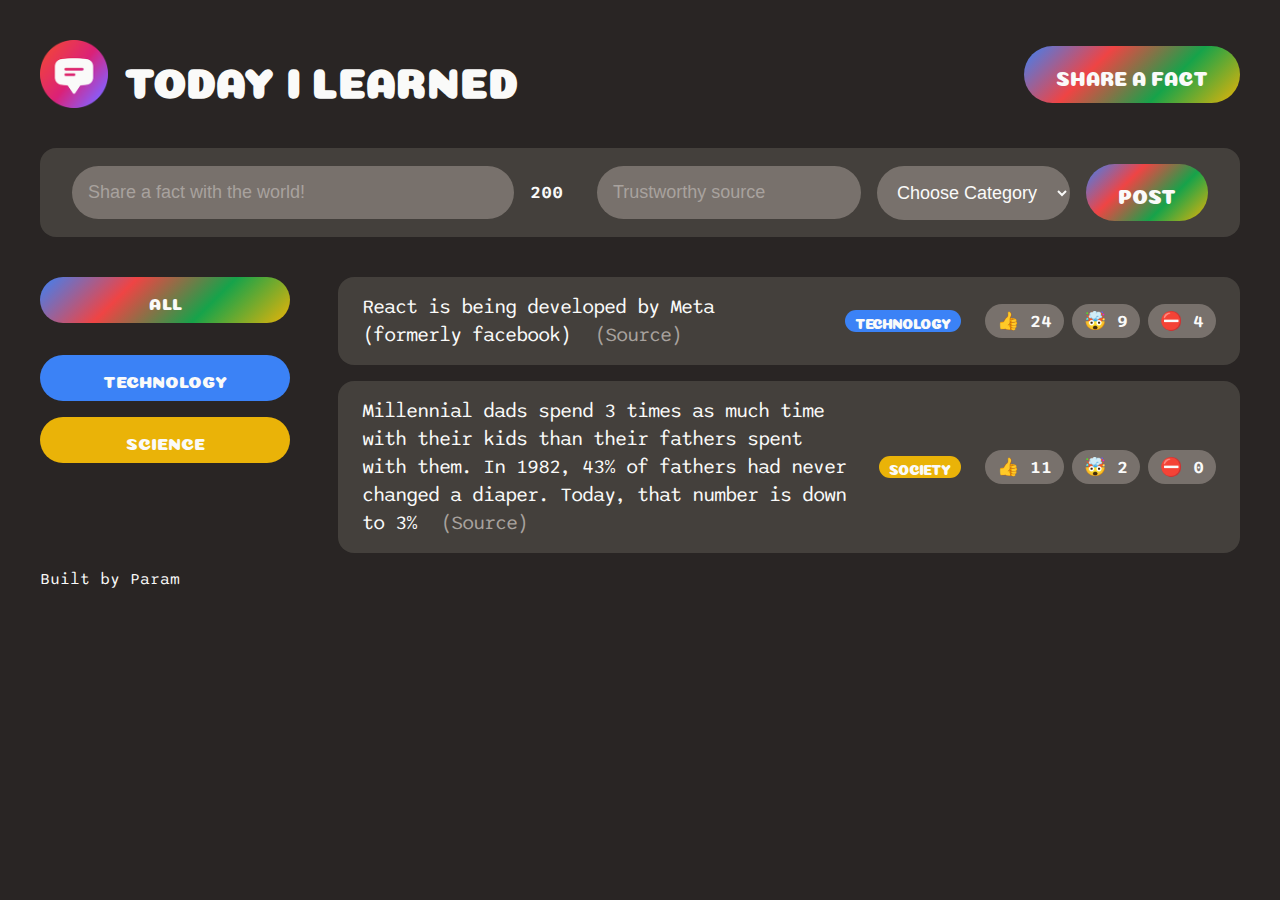
<file: index.html>
<!DOCTYPE html>
<html lang="en">

<head>
    <meta charset="UTF-8">
    <meta http-equiv="X-UA-Compatible" content="IE=edge">
    <meta name="viewport" content="width=device-width, initial-scale=1.0">
    <link rel="preconnect" href="https://fonts.googleapis.com">
    <link rel="preconnect" href="https://fonts.gstatic.com" crossorigin>
    <link href="https://fonts.googleapis.com/css2?family=Coiny&family=Sono:wght@400;600;700&display=swap"
        rel="stylesheet">
    <link rel="stylesheet" href="style.css" />
    <title>Today I Learned!</title>
</head>

<body>
    <div class="container">

        <header class="header">
            <div class="logo">

                <img src="logo.png" alt="TIL Logo" height="68" width="68">
                <h1>Today I Learned</h1>
            </div>
            <button class="btn btn-large">Share a fact</button>
        </header>

        <form class="fact-form">
            <input type="text" placeholder="Share a fact with the world!" />
            <span>200</span>
            <input type="text" placeholder="Trustworthy source" />
            <select>
                <option value="">Choose Category</option>
                <option value="technology">Technology</option>
                <option value="science">Science</option>
                <option value="finance">Finance</option>
            </select>
            <button class="btn btn-large">Post</button>
        </form>

        <main class="main">
            <aside>
                <ul>
                    <li class="category">
                        <button class="btn btn-all-categories">All</button>
                    </li>
                    <li class="category">
                        <button class="btn btn-category" style="background-color:#3b82f6">Technology</button>
                    </li>
                    <li class="category">
                        <button class="btn btn-category" style="background-color:#eab308">Science</button>
                    </li>
                </ul>
            </aside>


            <section>
                <ul>
                    <li class="fact">
                        <p>
                            React is being developed by Meta (formerly facebook)
                            <a class="source" href="https://opensource.fb.com/" target="_blank">(Source)</a>
                        </p>
                        <span class="tag" style="background-color:#3b82f6">technology</span>
                        <div class="vote-buttons">
                            <button>👍 24 </button>
                            <button>🤯 9 </button>
                            <button>⛔ 4 </button>
                        </div>
                    </li>
                    <li class="fact">
                        <p>
                            Millennial dads spend 3 times as much time with their kids than their fathers spent with
                            them.
                            In
                            1982,
                            43% of fathers had never changed a diaper. Today, that number is down to 3%
                            <a class="source"
                                href="https://www.mother.ly/parenting/millennial-dads-spend-more-time-with-their-kids"
                                target="_blank">(Source)</a>
                        </p>
                        <span class="tag" style="background-color:#eab308">society</span>
                        <div class="vote-buttons">
                            <button>👍 11 </button>
                            <button>🤯 2 </button>
                            <button>⛔ 0 </button>
                        </div>
                    </li>
                </ul>
            </section>
        </main>

        <p>Built by Param</p>
    </div>

</body>

</html>
</file>
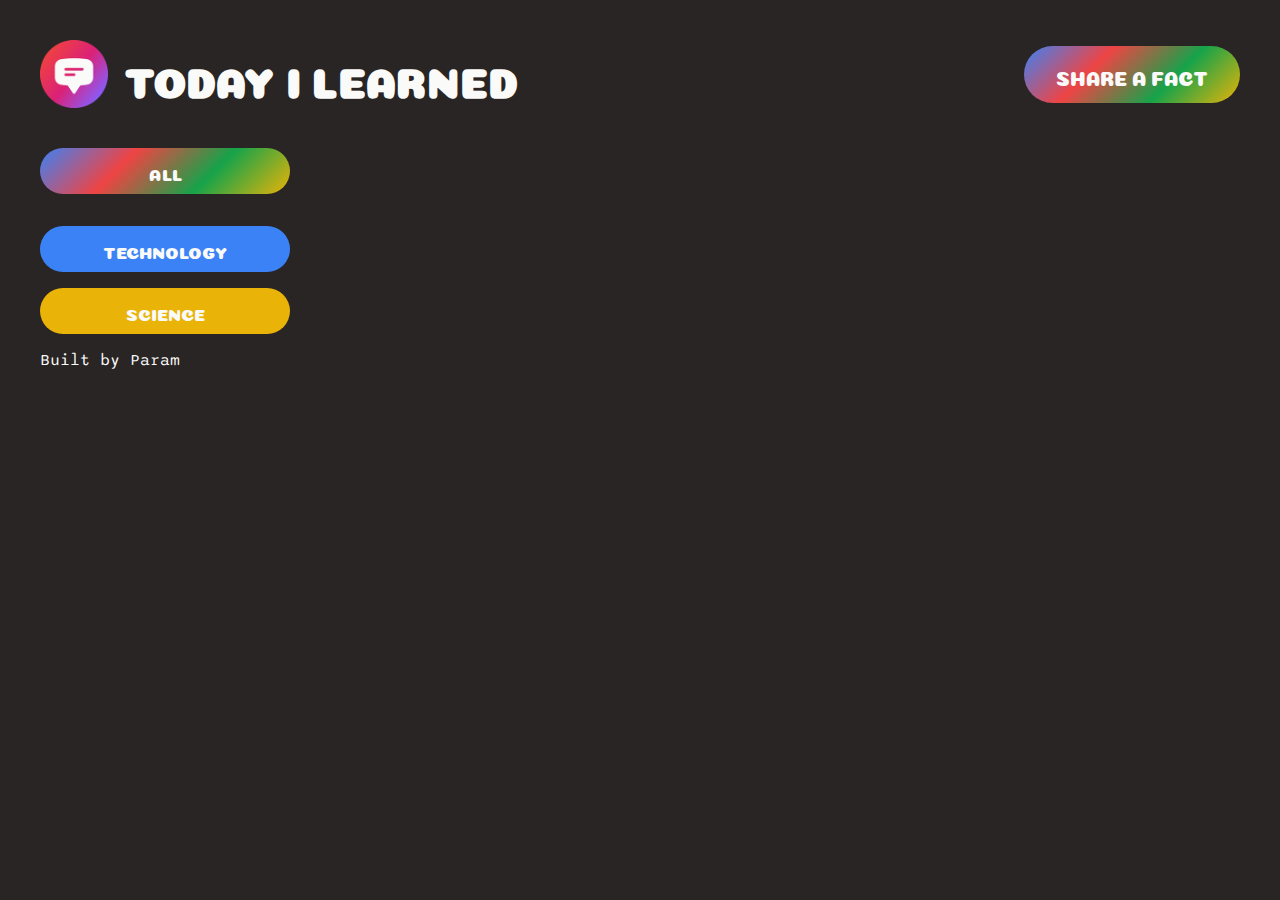
<file: V1/index.html>
<!DOCTYPE html>
<html lang="en">

<head>
    <meta charset="UTF-8">
    <meta http-equiv="X-UA-Compatible" content="IE=edge">
    <meta name="viewport" content="width=device-width, initial-scale=1.0">
    <link rel="preconnect" href="https://fonts.googleapis.com">
    <link rel="preconnect" href="https://fonts.gstatic.com" crossorigin>
    <link href="https://fonts.googleapis.com/css2?family=Coiny&family=Sono:wght@400;600;700&display=swap"
        rel="stylesheet">
    <link rel="stylesheet" href="style.css" />
    <title>Today I Learned!</title>
</head>

<body>
    <div class="container">

        <header class="header">
            <div class="logo">

                <img src="logo.png" alt="TIL Logo" height="68" width="68">
                <h1>Today I Learned</h1>
            </div>
            <button class="btn btn-large  btn-open">Share a fact</button>
        </header>

        <form class="fact-form hidden">
            <input type="text" placeholder="Share a fact with the world!" />
            <span>200</span>
            <input type="text" placeholder="Trustworthy source" />
            <select>
                <option value="">Choose Category</option>
                <option value="technology">Technology</option>
                <option value="science">Science</option>
                <option value="finance">Finance</option>
            </select>
            <button class="btn btn-large">Post</button>
        </form>

        <main class="main">
            <aside>
                <ul>
                    <li class="category">
                        <button class="btn btn-all-categories">All</button>
                    </li>
                    <li class="category">
                        <button class="btn btn-category" style="background-color:#3b82f6">Technology</button>
                    </li>
                    <li class="category">
                        <button class="btn btn-category" style="background-color:#eab308">Science</button>
                    </li>
                </ul>
            </aside>


            <section>
                <ul class="facts-list">
                    <li class="fact">
                        <p>
                            React is being developed by Meta (formerly facebook)
                            <a class="source" href="https://opensource.fb.com/" target="_blank">(Source)</a>
                        </p>
                        <span class="tag" style="background-color:#3b82f6">technology</span>
                        <div class="vote-buttons">
                            <button>👍 24 </button>
                            <button>🤯 9 </button>
                            <button>⛔ 4 </button>
                        </div>
                    </li>
                    <li class="fact">
                        <p>
                            Millennial dads spend 3 times as much time with their kids than their fathers spent with
                            them.
                            In
                            1982,
                            43% of fathers had never changed a diaper. Today, that number is down to 3%
                            <a class="source"
                                href="https://www.mother.ly/parenting/millennial-dads-spend-more-time-with-their-kids"
                                target="_blank">(Source)</a>
                        </p>
                        <span class="tag" style="background-color:#eab308">society</span>
                        <div class="vote-buttons">
                            <button>👍 11 </button>
                            <button>🤯 2 </button>
                            <button>⛔ 0 </button>
                        </div>
                    </li>
                </ul>
            </section>
        </main>

        <p>Built by Param</p>
    </div>

    <script src="script.js"></script>

</body>

</html>
</file>
<file: style.css>
* {
  margin: 0;
  padding: 0;
  box-sizing: border-box;
}

body {
  background-color: #292524;
  color: #fafaf9;
  font-family: "Sono", sans-serif;
  padding: 40px;
}

/* Main Layout */

.container {
  max-width: 1800px;
  margin: 0 auto;
}

.header {
  margin-bottom: 40px;

  display: flex;
  align-items: center;
  justify-content: space-between;
}

.main {
  display: grid;
  grid-template-columns: 250px 1fr;
  gap: 48px;
}

@media (max-width: 900px) {
  .main {
    grid-template-columns: 1fr;
  }
}
/*Elements*/
.logo {
  display: flex;
  align-items: center;
  gap: 16px;
}

.logo img {
  width: 68px;
  height: 68px;
}

h1 {
  font-size: 42px;
  text-transform: uppercase;
  text-align: center;
  font-family: "Coiny", sans-serif;
  line-height: 1;
  margin-top: 6px;
}

.fact {
  border-radius: 16px;
  font-size: 20px;
  line-height: 1.4;
  background-color: #44403c;
  margin-bottom: 16px;
  padding: 16px 24px;
  letter-spacing: -1px;

  display: flex;
  flex-direction: row;
  align-items: center;
  gap: 24px;
}

@media (max-width: 1200px) {
  .fact {
    flex-direction: column;
    align-items: flex-end;
    gap: 12px;
  }
}

.tag {
  text-transform: uppercase;
  font-size: 14px;
  font-family: "Coiny", sans-serif;
  padding-top: 3px;
  padding-left: 10px;
  padding-right: 10px;
  border-radius: 100px;
}

.vote-buttons {
  margin-left: auto;

  flex-shrink: 0;

  display: flex;
  gap: 8px;
}

.vote-buttons button {
  border: none;
  background-color: #78716c;
  font-size: 18px;
  padding: 6px 12px;
  border-radius: 100px;
  color: inherit;
  font-family: "Sono";
  font-weight: 600;
  cursor: pointer;
  transition: 0.25s;
}
ul {
  list-style: none;
}

.vote-buttons button:hover {
  background-color: #292524;
}

.source:link,
.source:visited {
  color: #a8a29e;
  text-decoration: none;
  margin-left: 12px;
  transition: 0.3s;
}

.source:hover {
  color: #3b82f6;
}

.btn {
  border: none;
  font-family: "Coiny", sans-serif;
  line-height: 1;
  text-transform: uppercase;
  font-size: 17px;
  padding: 16px 0 13px;
  background-image: linear-gradient(135deg, #3b82f6, #ef4444, #16a34a, #eab308);
  color: inherit;
  border-radius: 100px;
  cursor: pointer;

  transition: 0.2s;
}

.btn-large {
  font-size: 20px;
  padding: 20px 32px 17px;
}

.btn-all-categories {
  margin-bottom: 16px;
  width: 100%;
}

.btn-category {
  width: 100%;
  background-image: none;
}

.category {
  margin-bottom: 16px;
}

.btn:hover {
  transform: scale(105%) rotate(-2deg);
}

.fact-form {
  background-color: #44403c;
  margin-bottom: 40px;
  padding: 16px 32px;
  display: flex;
  align-items: center;
  gap: 16px;
  border-radius: 16px;
}

.fact-form input,
.fact-form select {
  /* max-width: 220px; */
  background-color: #78716c;
  border: none;
  border-radius: 100px;
  font-size: 18px;
  padding: 16px;
  color: inherit;
}
.fact-form input:first-child {
  /* max-width: 600px; */
  flex-grow: 1;
}

.fact-form input::placeholder {
  color: #a8a29e;
}

.fact-form span {
  font-weight: 600;
  font-size: 18px;
  margin-right: 18px;
}

@media (max-width: 1000px) {
  body {
    padding: 32px 48px;
  }
  .fact-form {
    flex-direction: column;
    align-items: stretch;
  }
}

.fact-form input,
.fact-form select {
  width: auto;
}
</file>
<file: V1/style.css>
* {
  margin: 0;
  padding: 0;
  box-sizing: border-box;
}

body {
  background-color: #292524;
  color: #fafaf9;
  font-family: "Sono", sans-serif;
  padding: 40px;
}

.hidden {
  display: none !important;
}

/* Main Layout */

.container {
  max-width: 1800px;
  margin: 0 auto;
}

.header {
  margin-bottom: 40px;

  display: flex;
  align-items: center;
  justify-content: space-between;
}

.main {
  display: grid;
  grid-template-columns: 250px 1fr;
  gap: 48px;
}

@media (max-width: 900px) {
  .main {
    grid-template-columns: 1fr;
  }
}
/*Elements*/
.logo {
  display: flex;
  align-items: center;
  gap: 16px;
}

.logo img {
  width: 68px;
  height: 68px;
}

h1 {
  font-size: 42px;
  text-transform: uppercase;
  text-align: center;
  font-family: "Coiny", sans-serif;
  line-height: 1;
  margin-top: 6px;
}

.fact {
  border-radius: 16px;
  font-size: 20px;
  line-height: 1.4;
  background-color: #44403c;
  margin-bottom: 16px;
  padding: 16px 24px;
  letter-spacing: -1px;

  display: flex;
  flex-direction: row;
  align-items: center;
  gap: 24px;
}

@media (max-width: 1200px) {
  .fact {
    flex-direction: column;
    align-items: flex-end;
    gap: 12px;
  }
}

.tag {
  text-transform: uppercase;
  font-size: 14px;
  font-family: "Coiny", sans-serif;
  padding-top: 3px;
  padding-left: 10px;
  padding-right: 10px;
  border-radius: 100px;
}

.vote-buttons {
  margin-left: auto;

  flex-shrink: 0;

  display: flex;
  gap: 8px;
}

.vote-buttons button {
  border: none;
  background-color: #78716c;
  font-size: 18px;
  padding: 6px 12px;
  border-radius: 100px;
  color: inherit;
  font-family: "Sono";
  font-weight: 600;
  cursor: pointer;
  transition: 0.25s;
}
ul {
  list-style: none;
}

.vote-buttons button:hover {
  background-color: #292524;
}

.source:link,
.source:visited {
  color: #a8a29e;
  text-decoration: none;
  margin-left: 12px;
  transition: 0.3s;
}

.source:hover {
  color: #3b82f6;
}

.btn {
  border: none;
  font-family: "Coiny", sans-serif;
  line-height: 1;
  text-transform: uppercase;
  font-size: 17px;
  padding: 16px 0 13px;
  background-image: linear-gradient(135deg, #3b82f6, #ef4444, #16a34a, #eab308);
  color: inherit;
  border-radius: 100px;
  cursor: pointer;

  transition: 0.2s;
}

.btn-large {
  font-size: 20px;
  padding: 20px 32px 17px;
}

.btn-all-categories {
  margin-bottom: 16px;
  width: 100%;
}

.btn-category {
  width: 100%;
  background-image: none;
}

.category {
  margin-bottom: 16px;
}

.btn:hover {
  transform: scale(105%) rotate(-2deg);
}

.fact-form {
  background-color: #44403c;
  margin-bottom: 40px;
  padding: 16px 32px;
  display: flex;
  align-items: center;
  gap: 16px;
  border-radius: 16px;
}

.fact-form input,
.fact-form select {
  /* max-width: 220px; */
  background-color: #78716c;
  border: none;
  border-radius: 100px;
  font-size: 18px;
  padding: 16px;
  color: inherit;
}
.fact-form input:first-child {
  /* max-width: 600px; */
  flex-grow: 1;
}

.fact-form input::placeholder {
  color: #a8a29e;
}

.fact-form span {
  font-weight: 600;
  font-size: 18px;
  margin-right: 18px;
}

@media (max-width: 1000px) {
  body {
    padding: 32px 48px;
  }
  .fact-form {
    flex-direction: column;
    align-items: stretch;
  }
}

.fact-form input,
.fact-form select {
  width: auto;
}
</file>
